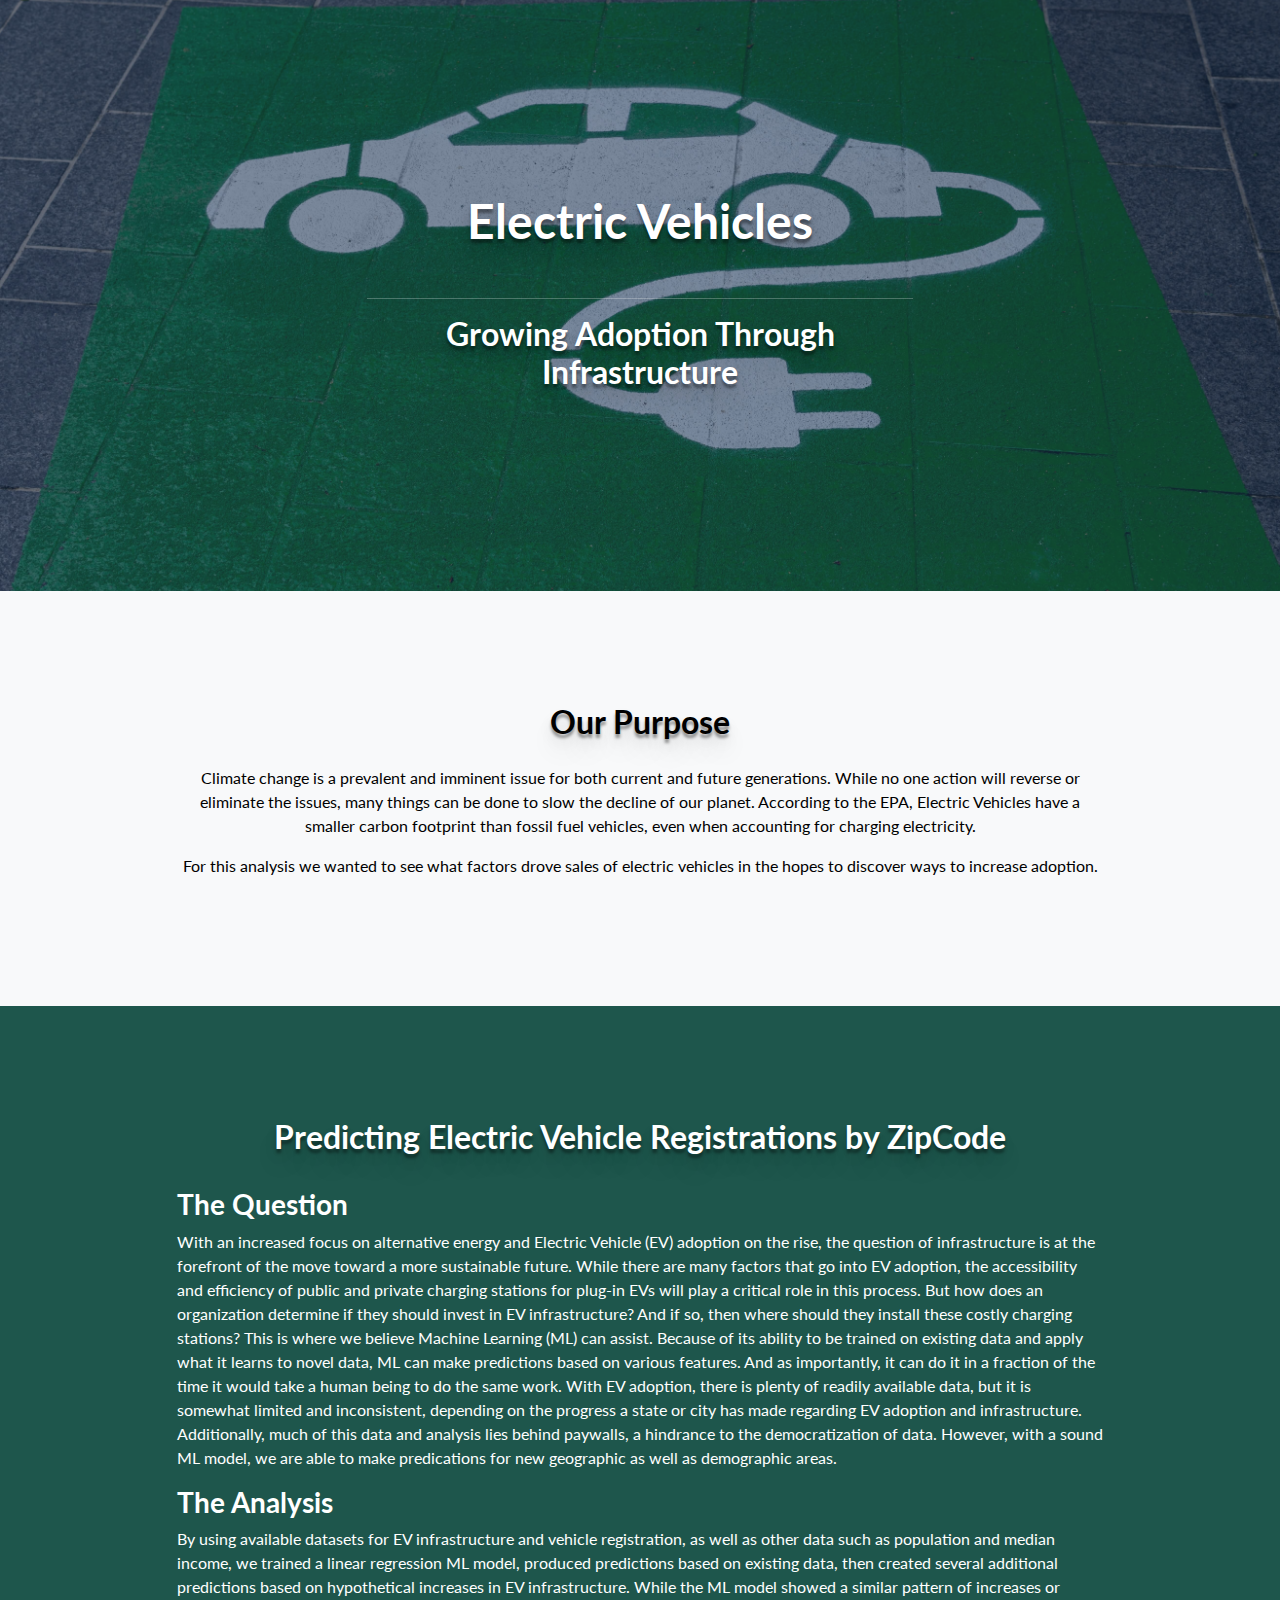
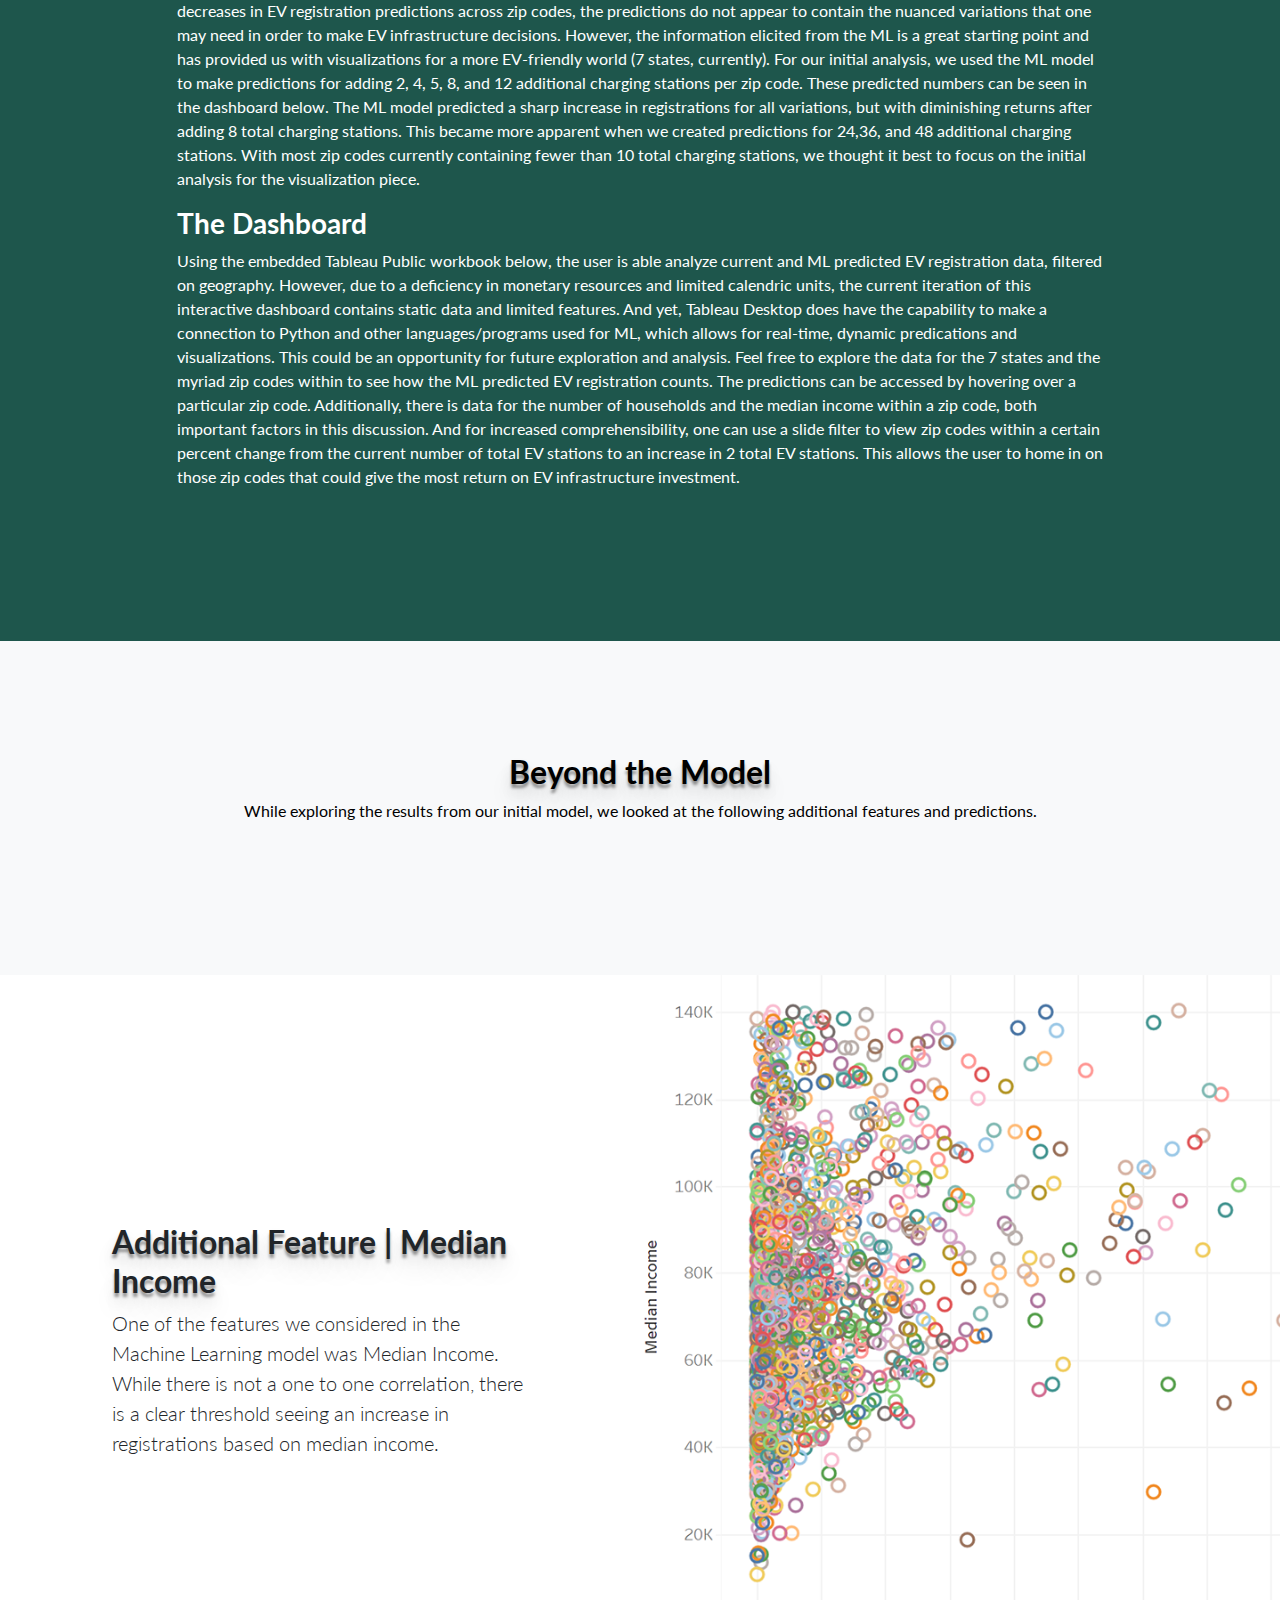
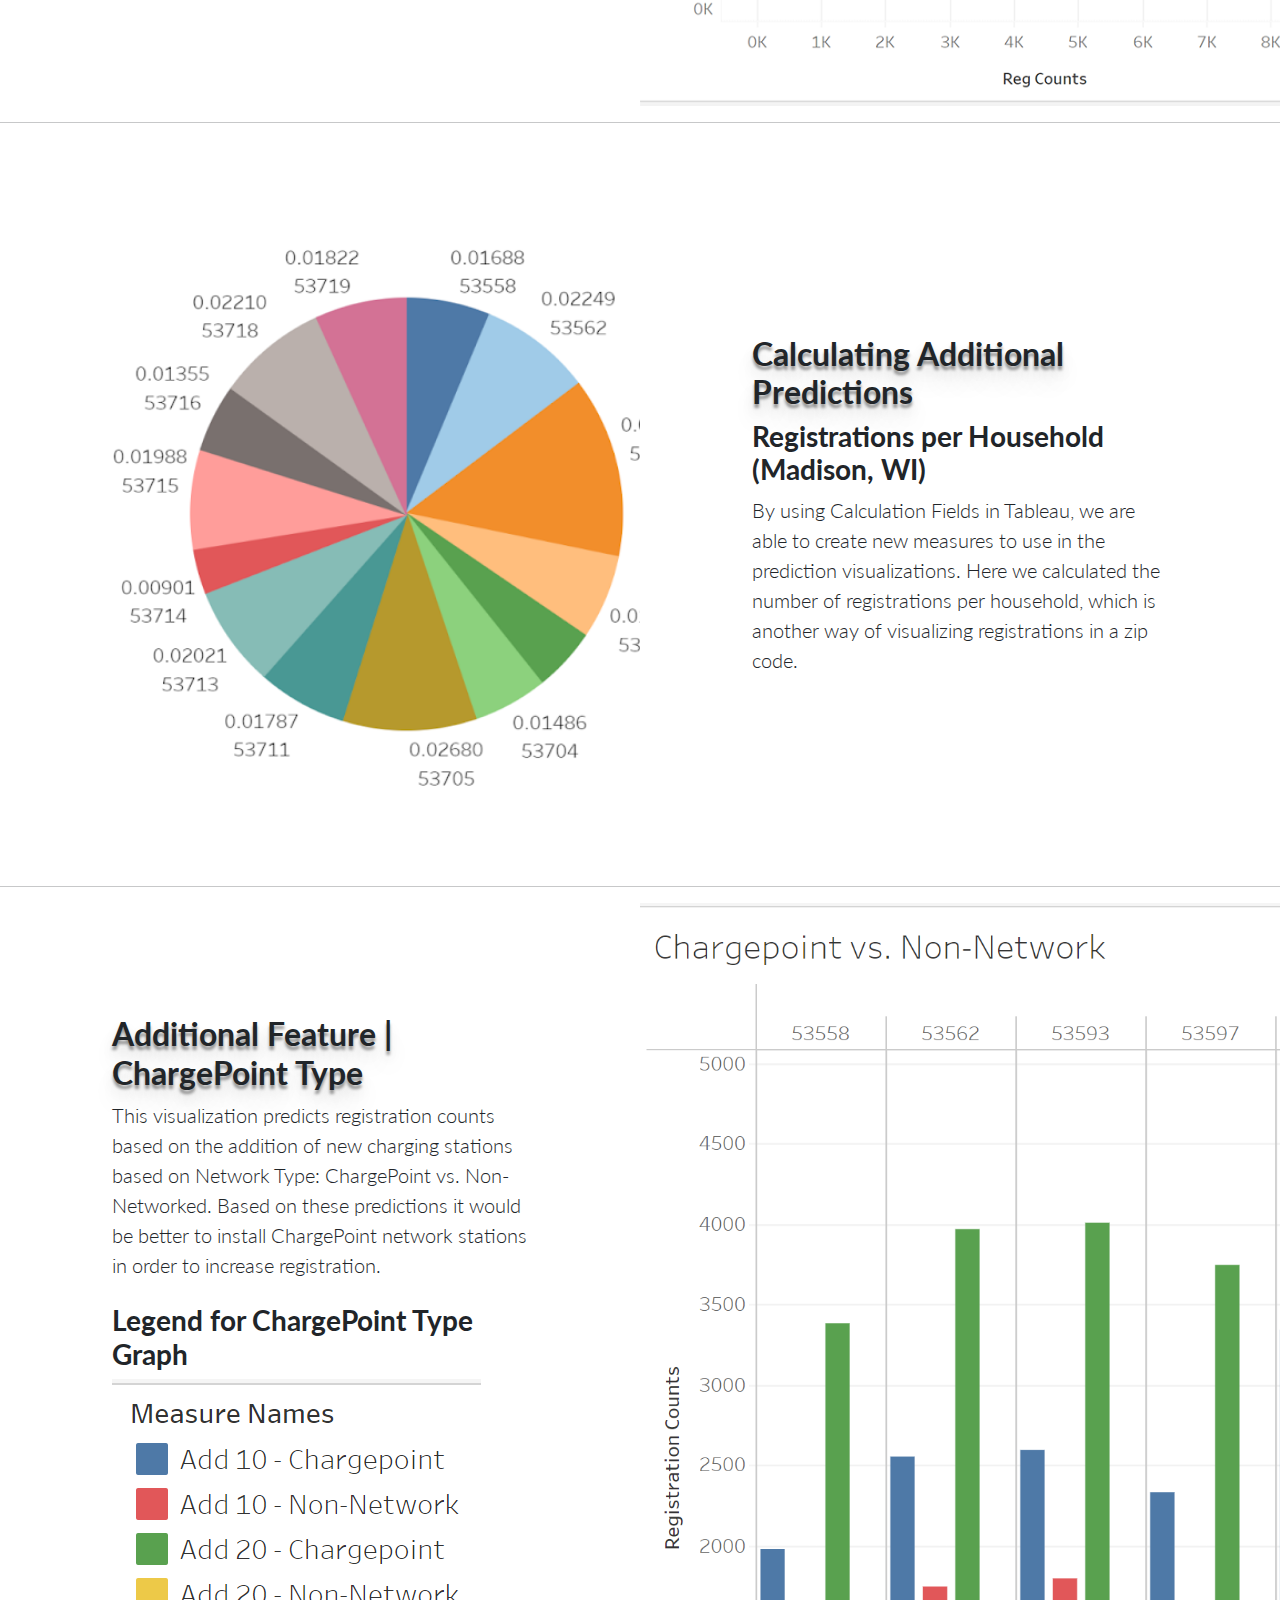
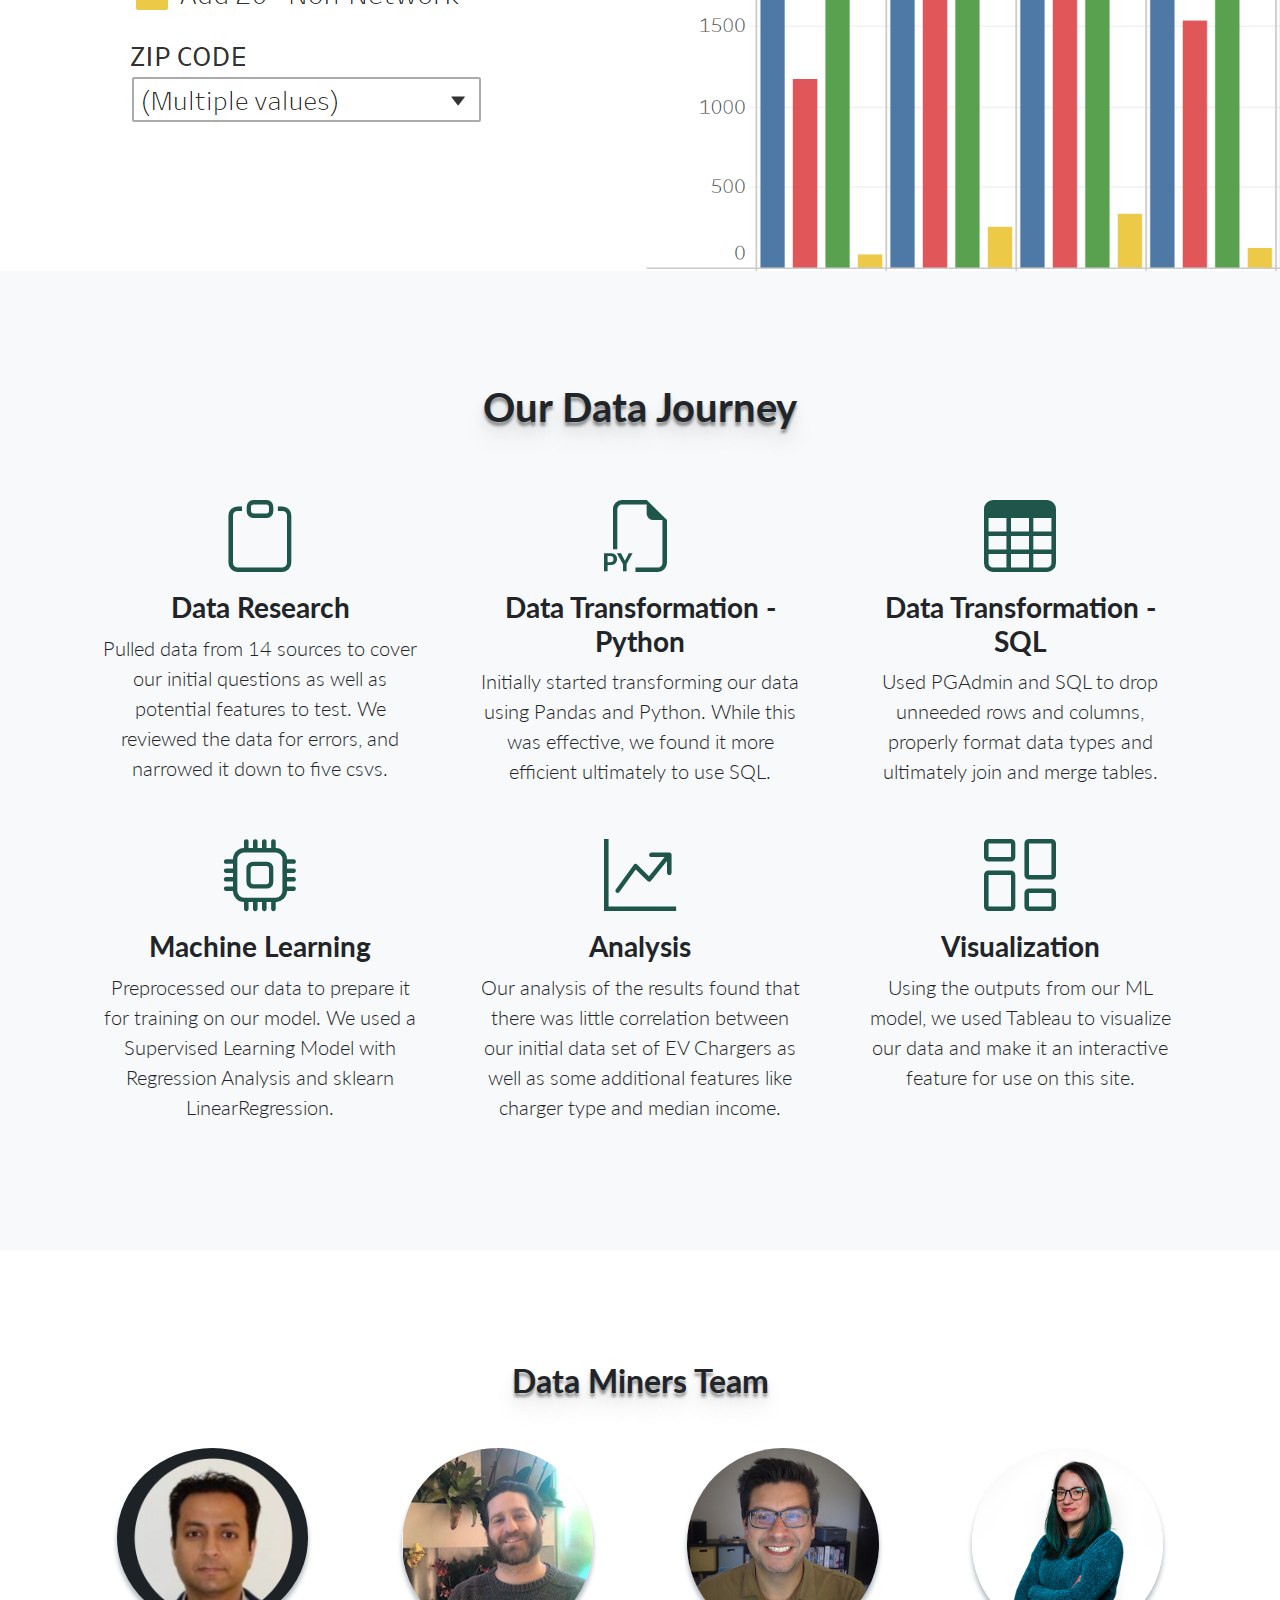
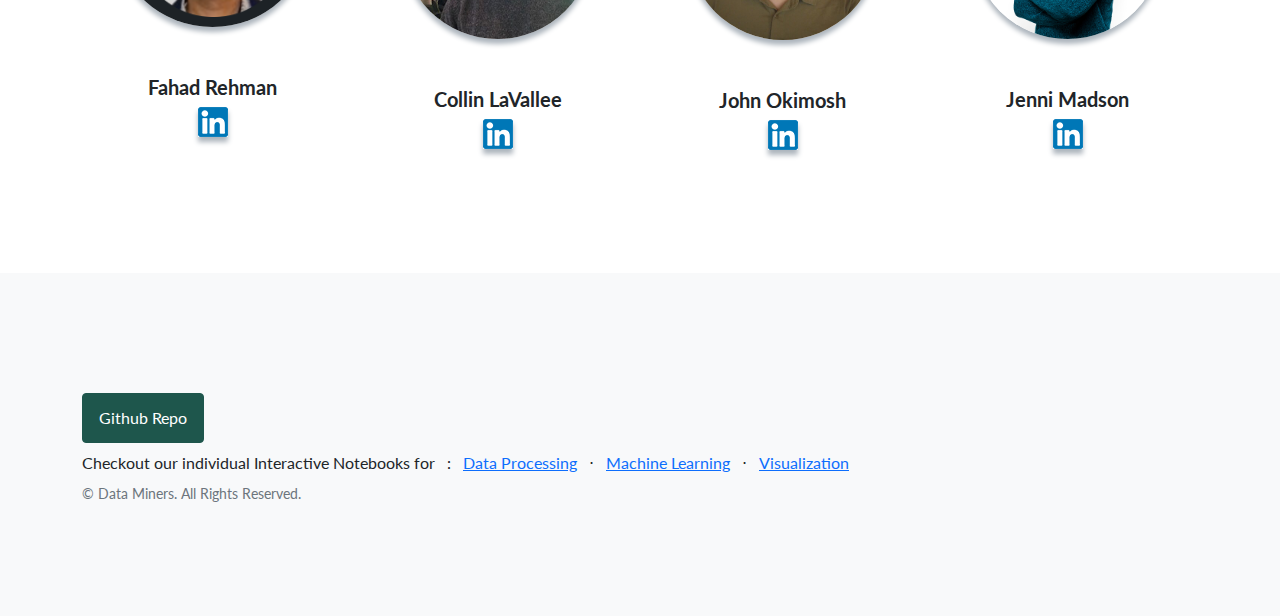
<file: index.html>
<!DOCTYPE html>
<html lang="en">

<head>
    <meta charset="utf-8" />
    <meta name="viewport" content="width=device-width, initial-scale=1, shrink-to-fit=no" />
    <meta name="description" content="UW Extension Data Analytics Bootcamp Final Project" />
    <meta name="author" content="Team Data Miners" />
    <title>Electric Vehicles | Data Miners Final Project</title>
    <!-- Favicon-->
    <link rel="icon" type="image/x-icon" href="assets/favicon.ico" />
    <!-- Bootstrap icons-->
    <link href="https://cdn.jsdelivr.net/npm/bootstrap-icons@1.8.1/font/bootstrap-icons.css" rel="stylesheet"
        type="text/css" />
    <!-- Google fonts-->
    <link href="https://fonts.googleapis.com/css?family=Lato:300,400,700,300italic,400italic,700italic" rel="stylesheet"
        type="text/css" />
    <!-- Core theme CSS (includes Bootstrap)-->
    <link href="css/styles.css" rel="stylesheet" />
</head>

<body>

    <!-- Masthead-->
    <header class="masthead">
        <div class="container position-relative">
            <div class="row justify-content-center">
                <div class="col-xl-6">
                    <div class="text-center text-white">
                        <!-- Page heading-->
                        <h1 class="mb-5">Electric Vehicles </h1>
                        <hr>
                        <h2>Growing Adoption Through Infrastructure</h2>
                        <!-- Signup form-->
                    </div>
                </div>
            </div>
        </div>
    </header>

    <!-- Call to Action-->
    <section class="call-to-action bg-light text-black text-center" id="signup">
        <div class="container position-relative">
            <div class="row justify-content-center">
                <div class="col-xl-10">
                    <h2 class="mb-4">Our Purpose</h2>
                    <p>Climate change is a prevalent and imminent issue for both current and future generations. While
                        no one action will reverse or eliminate the issues, many things can be done to slow the decline
                        of our planet. According to the EPA, Electric Vehicles have a smaller carbon footprint than
                        fossil fuel vehicles, even when accounting for charging electricity.</p>
                    <p>For this analysis we wanted to see what factors drove sales of electric vehicles in the hopes to
                        discover ways to increase adoption.</p>

                </div>
            </div>
        </div>
    </section>

    <!-- Main Visualization -->
    <section class="predictions text-white text-center" id="signup">
        <div class="container position-relative">
            <div class="row justify-content-center">
                <div class="col-xl-10">
                    
                    <h2>Predicting Electric Vehicle Registrations by ZipCode</h2>
                    <br>
                    <h3 style="text-align: left;">The Question</h3>

                    <p style="text-align: left;">With an increased focus on alternative energy and Electric Vehicle (EV) adoption on the rise, the question of infrastructure is at the forefront of the move toward a more sustainable future.  
                    While there are many factors that go into EV adoption, the accessibility and efficiency of public and private charging stations for plug-in EVs will play a critical role in this process.  But how does an organization determine if they should invest in EV infrastructure?   And if so, then where should they install these costly charging stations?
                    This is where we believe Machine Learning (ML) can assist.  Because of its ability to be trained on existing data and apply what it learns to novel data, ML can make predictions based on various features.  And as importantly, it can do it in a fraction of the time it would take a human being to do the same work. 
                    With EV adoption, there is plenty of readily available data, but it is somewhat limited and inconsistent, depending on the progress a state or city has made regarding EV adoption and infrastructure.   Additionally, much of this data and analysis lies behind paywalls, a hindrance to the democratization of data.  However, with a sound ML model, we are able to make predications for new geographic as well as demographic areas.</p>

                    <h3 style="text-align: left;">The Analysis</h3>
                    <p style="text-align: left;">By using available datasets for EV infrastructure and vehicle registration, as well as other data such as population and median income, we trained a linear regression ML model, produced predictions based on existing data, then created several additional predictions based on hypothetical increases in EV infrastructure.  
                    While the ML model showed a similar pattern of increases or decreases in EV registration predictions across zip codes, the predictions do not appear to contain the nuanced variations that one may need in order to make EV infrastructure decisions. However, the information elicited from the ML is a great starting point and has provided us with visualizations for a more EV-friendly world (7 states, currently). 
                    For our initial analysis, we used the ML model to make predictions for adding 2, 4, 5, 8, and 12 additional charging stations per zip code.  These predicted numbers can be seen in the dashboard below.  The ML model predicted a sharp increase in registrations for all variations, but with diminishing returns after adding 8 total charging stations.  This became more apparent when we created predictions for 24,36, and 48 additional charging stations.  With most zip codes currently containing fewer than 10 total charging stations, we thought it best to focus on the initial analysis for the visualization piece.</p>

                    <h3 style="text-align: left;">The Dashboard</h3>
                    <p style="text-align: left;">Using the embedded Tableau Public workbook below, the user is able analyze current and ML predicted EV registration data, filtered on geography.  However, due to a deficiency in monetary resources and limited calendric units, the current iteration of this interactive dashboard contains static data and limited features.  And yet, Tableau Desktop does have the capability to make a connection to Python and other languages/programs used for ML, which allows for real-time, dynamic predications and visualizations.  This could be an opportunity for future exploration and analysis. 
                        Feel free to explore the data for the 7 states and the myriad zip codes within to see how the ML predicted EV registration counts.  The predictions can be accessed by hovering over a particular zip code. 
                        Additionally, there is data for the number of households and the median income within a zip code, both important factors in this discussion.  And for increased comprehensibility, one can use a slide filter to view zip codes within a certain percent change from the current number of total EV stations to an increase in 2 total EV stations.  This allows the user to home in on those zip codes that could give the most return on EV infrastructure investment.</p>
                
                    <br>
                </div>
            </div>
            <div class="row justify-content-center">
                <div class="col-md-12">
                    <div class='tableauPlaceholder' id='viz1646184699070' style='position: relative'><object class='tableauViz'  style='display:none;'><param name='host_url' value='https%3A%2F%2Fpublic.tableau.com%2F' /> <param name='embed_code_version' value='3' /> <param name='site_root' value='' /><param name='name' value='EVRegistrationPredictions2&#47;EVTotalComparisonMap' /><param name='tabs' value='no' /><param name='toolbar' value='yes' /><param name='animate_transition' value='yes' /><param name='display_static_image' value='yes' /><param name='display_spinner' value='yes' /><param name='display_overlay' value='yes' /><param name='display_count' value='yes' /><param name='language' value='en-US' /></object></div>                <script type='text/javascript'>                    var divElement = document.getElementById('viz1646184699070');                    var vizElement = divElement.getElementsByTagName('object')[0];                    vizElement.style.width='100%';vizElement.style.height=(divElement.offsetWidth*0.75)+'px';                    var scriptElement = document.createElement('script');                    scriptElement.src = 'https://public.tableau.com/javascripts/api/viz_v1.js';                    vizElement.parentNode.insertBefore(scriptElement, vizElement);                </script>

             </div>
    </section>


    <!-- Additional Visualizations -->
    <section class="call-to-action bg-light text-black text-center" id="signup">
        <div class="container position-relative">
            <div class="row justify-content-center">
                <div class="col-md-12">
                    <h2>Beyond the Model</h2>
                    <p>While exploring the results from our initial model, we looked at the following additional features and predictions. 
                    </p><br>
                </div>
            </div>
        </div>
    </section>

    <!-- Image Showcases-->
    <section class="showcase">
        <div class="container-fluid p-0">
            <div class="row g-0">
                <div class="col-lg-6 order-lg-2 text-white showcase-img"
                    style="background-image: url('assets/img/sm_inc.png'); min-height: 731px;"></div>
                <div class="col-lg-6 order-lg-1 my-auto showcase-text">
                    <h2>Additional Feature | Median Income</h2>
                    <p class="lead mb-0">One of the features we considered in the Machine Learning model was Median
                        Income. While there is not a one to one correlation, there is a clear threshold seeing an
                        increase in registrations based on median income.</p>
                </div>
            </div>
            <hr>
            <div class="row g-0">
                <div class="col-lg-6 text-white showcase-img" style="background-image: url('assets/img/regperhouse.png'); min-height: 731px;"></div>
              
                <div class="col-lg-6 my-auto showcase-text">
                    <h2>Calculating Additional Predictions</h2>
                    <h3>Registrations per Household (Madison, WI)</h3>
                    <p class="lead mb-0">By using Calculation Fields in Tableau, we are able to create new measures to
                        use in the prediction visualizations. Here we calculated the number of registrations per
                        household, which is another way of visualizing registrations in a zip code.</p>
                </div>
            </div>
            <hr>
            <div class="row g-0">
                <div class="col-lg-6 order-lg-2 text-white showcase-img"
                    style="background-image: url('assets/img/chargpoint_nonnetwork.PNG'); min-height: 731px;"></div>
                <div class="col-lg-6 order-lg-1 my-auto showcase-text">
                    <h2>Additional Feature | ChargePoint Type</h2>
                    <p class="lead mb-0">This visualization predicts registration counts based on the addition of new charging stations based on Network Type:  
                        ChargePoint vs. Non-Networked.  Based on these predictions it would be better to install ChargePoint network stations in order to increase registration.</p><br>
                        <h3>Legend for ChargePoint Type Graph</h3>
                        <img src='assets/img/labels.png'>
                </div>
            </div>
        </div>
    </section>

    <!-- Process-->
    <section class="features-icons bg-light text-center">
        <div class="container">
            <div class="row mb-3">
                <h1 class="mb-5">Our Data Journey</h1>
                <div class="col-lg-4">
                    <div class="features-icons-item mx-auto mb-5 mb-lg-0 mb-lg-3">
                        <div class="features-icons-icon d-flex"><i class="bi-clipboard m-auto text-primary myGreen"></i>
                        </div>
                        <h3>Data Research</h3>
                        <p class="lead mb-0">Pulled data from 14 sources to cover our initial questions as well as
                            potential features to test. We reviewed the data for errors, and narrowed it down to five
                            csvs. </p>
                    </div>
                </div>
                <div class="col-lg-4">
                    <div class="features-icons-item mx-auto mb-5 mb-lg-0 mb-lg-3">
                        <div class="features-icons-icon d-flex"><i
                                class="bi-filetype-py m-auto text-primary myGreen"></i></div>
                        <h3>Data Transformation - Python</h3>
                        <p class="lead mb-0">Initially started transforming our data using Pandas and Python. While this
                            was effective, we found it more efficient ultimately to use SQL. </p>
                    </div>
                </div>
                <div class="col-lg-4">
                    <div class="features-icons-item mx-auto mb-0 mb-lg-3">
                        <div class="features-icons-icon d-flex"><i class="bi-table m-auto text-primary myGreen"></i>
                        </div>
                        <h3>Data Transformation - SQL</h3>
                        <p class="lead mb-0">Used PGAdmin and SQL to drop unneeded rows and columns, properly format
                            data types and ultimately join and merge tables. </p>
                    </div>
                </div>
            </div>
        </div>
        <div class="container">
            <div class="row">
                <div class="col-lg-4">
                    <div class="features-icons-item mx-auto mb-5 mb-lg-0 mb-lg-3">
                        <div class="features-icons-icon d-flex"><i class="bi-cpu m-auto text-primary myGreen"></i></div>
                        <h3>Machine Learning</h3>
                        <p class="lead mb-0">Preprocessed our data to prepare it for training on our model. We used a
                            Supervised Learning Model with Regression Analysis and sklearn LinearRegression. </p>
                    </div>
                </div>
                <div class="col-lg-4">
                    <div class="features-icons-item mx-auto mb-5 mb-lg-0 mb-lg-3">
                        <div class="features-icons-icon d-flex"><i
                                class="bi-graph-up-arrow m-auto text-primary myGreen"></i></div>
                        <h3>Analysis</h3>
                        <p class="lead mb-0">Our analysis of the results found that there was little correlation between
                            our initial data set of EV Chargers as well as some additional features like charger type
                            and median income. </p>
                    </div>
                </div>
                <div class="col-lg-4">
                    <div class="features-icons-item mx-auto mb-0 mb-lg-3">
                        <div class="features-icons-icon d-flex"><i
                                class="bi-columns-gap m-auto text-primary myGreen"></i></div>
                        <h3>Visualization</h3>
                        <p class="lead mb-0">Using the outputs from our ML model, we used Tableau to visualize our data
                            and make it an interactive feature for use on this site. </p>
                    </div>
                </div>
            </div>
        </div>
    </section>
    <!-- Team-->
    <section class="testimonials text-center">
        <div class="container">
            <h2 class="mb-5">Data Miners Team</h2>
            <div class="row">
                <div class="col-lg-3">
                    <div class="testimonial-item mx-auto mb-5 mb-lg-0">
                        <img class="img-fluid rounded-circle mb-5" src="assets/img/fahad.png" alt="Fahad Rehman" />
                        <h5>Fahad Rehman</h5>
                        <p class="font-weight-light mb-0"><a href="https://www.linkedin.com/in/fahad-rehman-1aa50ab/"
                                target="_blank"><img src="assets/linkedin.png">
                            </a></p><br>
                    </div>
                </div>
                <div class="col-lg-3">
                    <div class="testimonial-item mx-auto mb-5 mb-lg-0">
                        <img class="img-fluid rounded-circle mb-5" src="assets/img/collin.jpg" alt="Collin LaVallee" />
                        <h5>Collin LaVallee</h5>
                        <p class="font-weight-light mb-0"><a href="www.linkedin.com/in/collin-lavallee-964089217"
                                target="_blank"><img src="assets/linkedin.png"></a>
                    </div>
                </div>
                <div class="col-lg-3">
                    <div class="testimonial-item mx-auto mb-5 mb-lg-0">
                        <img class="img-fluid rounded-circle mb-5" src="assets/img/john.jpg" alt="John Okimosh" />
                        <h5>John Okimosh</h5>
                        <p class="font-weight-light mb-0"><a href="https://www.linkedin.com/in/john-okimosh-04b123214/"
                                target="_blank"><img src="assets/linkedin.png"></a>
                    </div>
                </div>
                <div class="col-lg-3">
                    <div class="testimonial-item mx-auto mb-5 mb-lg-0">
                        <img class="img-fluid rounded-circle mb-5" src="assets/img/jenni_headshot.jpg" alt="Jenni Madson" />
                        <h5>Jenni Madson</h5>
                        <p class="font-weight-light mb-0"><a href="https://www.linkedin.com/in/jennifermadson/"
                                target="_blank"><img src="assets/linkedin.png"></a>
                    </div>
                </div>
            </div>
        </div>
    </section>




    <!-- Footer-->
    <footer class="footer bg-light">
        <div class="container">
            <div class="row">
                <nav class="navbar navbar-light bg-light static-top">
                    <div class="col-lg-2 h-100 text-right text-lg-start my-auto"">
                            <a class=" btn btn-primary" href="https://github.com/jmmadson/data_miners" target="_blank">
                        Github Repo</a>
                    </div>
                </nav>
                <div class="col-lg-10 h-100 text-center text-lg-start my-auto">
                    <ul class="list-inline mb-2">
                        <li class="list-inline-item">Checkout our individual Interactive Notebooks for</li>
                        <li class="list-inline-item">:</li>
                        <li class="list-inline-item"><a
                                href="https://github.com/jmmadson/data_miners/blob/main/transform_data.ipynb"
                                target="_blank">Data Processing</a></li>
                        <li class="list-inline-item">⋅</li>
                        <li class="list-inline-item"><a
                                href="https://github.com/jmmadson/data_miners/tree/main/ML_Model"
                                target="_blank">Machine Learning</a></li>
                        <li class="list-inline-item">⋅</li>
                        <li class="list-inline-item"><a
                                href="https://github.com/jmmadson/data_miners/tree/main/visualization"
                                target="_blank">Visualization</a></li>
                    </ul>
                    <!-- Navigation-->

                    <p class="text-muted small mb-4 mb-lg-0">&copy; Data Miners. All Rights Reserved.</p>
                </div>

            </div>
        </div>

    </footer>

</body>

</html>
</file>
